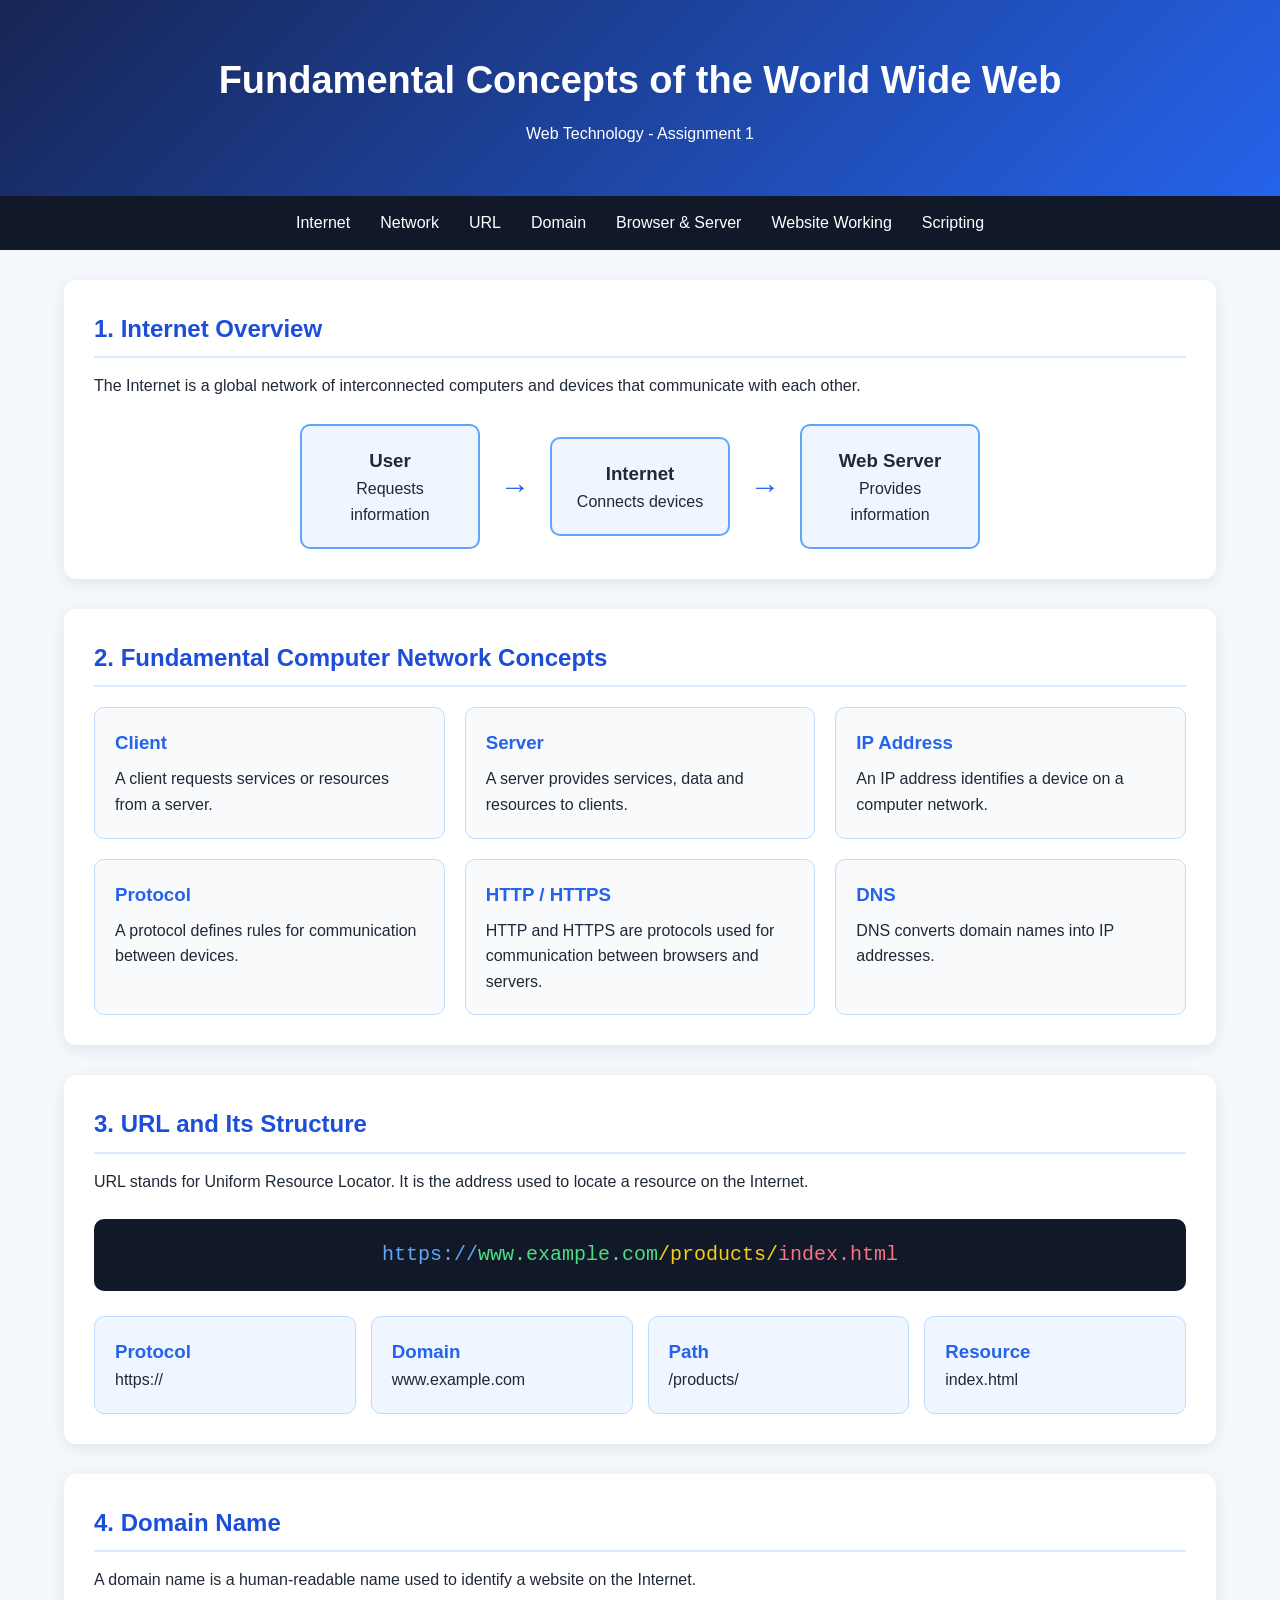
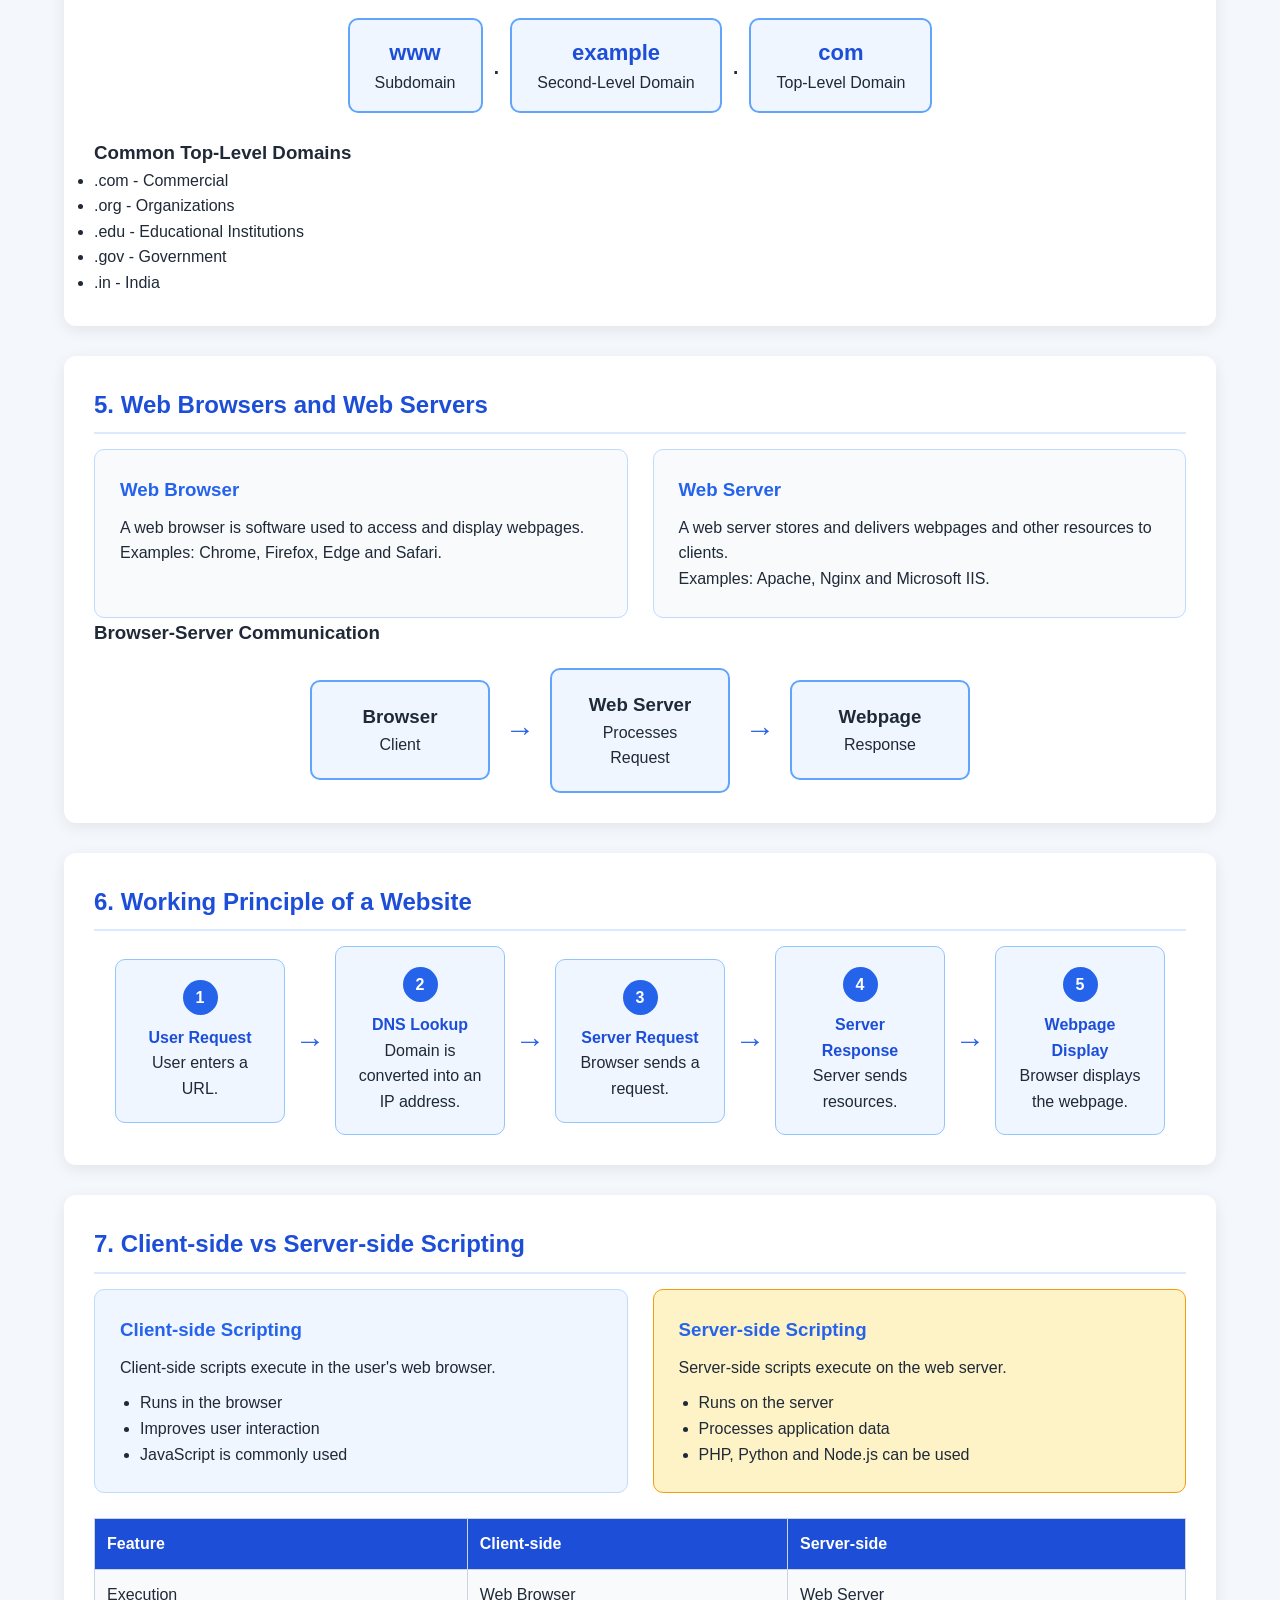
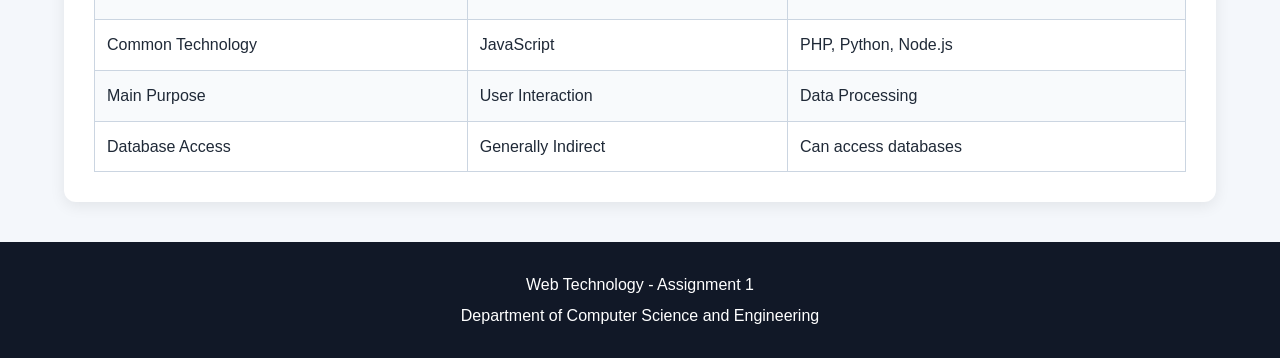
<file: Q1/index.html>
<!DOCTYPE html>
<html lang="en">

<head>
    <meta charset="UTF-8">
    <meta name="viewport" content="width=device-width, initial-scale=1.0">
    <title>World Wide Web Concepts</title>

    <!-- Linking external CSS file -->
    <link rel="stylesheet" href="style.css">
</head>

<body>

    <!-- Header section -->
    <header>
        <h1>Fundamental Concepts of the World Wide Web</h1>
        <p>Web Technology - Assignment 1</p>
    </header>

    <!-- Navigation menu -->
    <nav>
        <a href="#internet">Internet</a>
        <a href="#network">Network</a>
        <a href="#url">URL</a>
        <a href="#domain">Domain</a>
        <a href="#browser">Browser & Server</a>
        <a href="#working">Website Working</a>
        <a href="#scripting">Scripting</a>
    </nav>

    <main>

        <!-- Internet Overview -->
        <section id="internet">
            <h2>1. Internet Overview</h2>

            <p>
                The Internet is a global network of interconnected
                computers and devices that communicate with each other.
            </p>

            <div class="diagram">
                <div class="box">
                    <h3>User</h3>
                    <p>Requests information</p>
                </div>

                <div class="arrow">→</div>

                <div class="box">
                    <h3>Internet</h3>
                    <p>Connects devices</p>
                </div>

                <div class="arrow">→</div>

                <div class="box">
                    <h3>Web Server</h3>
                    <p>Provides information</p>
                </div>
            </div>
        </section>

        <!-- Computer Network Concepts -->
        <section id="network">
            <h2>2. Fundamental Computer Network Concepts</h2>

            <div class="cards">

                <div class="card">
                    <h3>Client</h3>
                    <p>
                        A client requests services or resources
                        from a server.
                    </p>
                </div>

                <div class="card">
                    <h3>Server</h3>
                    <p>
                        A server provides services, data and
                        resources to clients.
                    </p>
                </div>

                <div class="card">
                    <h3>IP Address</h3>
                    <p>
                        An IP address identifies a device on
                        a computer network.
                    </p>
                </div>

                <div class="card">
                    <h3>Protocol</h3>
                    <p>
                        A protocol defines rules for communication
                        between devices.
                    </p>
                </div>

                <div class="card">
                    <h3>HTTP / HTTPS</h3>
                    <p>
                        HTTP and HTTPS are protocols used for
                        communication between browsers and servers.
                    </p>
                </div>

                <div class="card">
                    <h3>DNS</h3>
                    <p>
                        DNS converts domain names into IP addresses.
                    </p>
                </div>

            </div>
        </section>

        <!-- URL Structure -->
        <section id="url">
            <h2>3. URL and Its Structure</h2>

            <p>
                URL stands for Uniform Resource Locator. It is the
                address used to locate a resource on the Internet.
            </p>

            <div class="url">
                <span class="protocol">https://</span><span class="domain-name">www.example.com</span><span class="path">/products/</span><span class="file">index.html</span>
            </div>

            <div class="url-parts">

                <div>
                    <h3>Protocol</h3>
                    <p>https://</p>
                </div>

                <div>
                    <h3>Domain</h3>
                    <p>www.example.com</p>
                </div>

                <div>
                    <h3>Path</h3>
                    <p>/products/</p>
                </div>

                <div>
                    <h3>Resource</h3>
                    <p>index.html</p>
                </div>

            </div>
        </section>

        <!-- Domain Name -->
        <section id="domain">
            <h2>4. Domain Name</h2>

            <p>
                A domain name is a human-readable name used to
                identify a website on the Internet.
            </p>

            <div class="domain">
                <div>
                    <strong>www</strong>
                    <p>Subdomain</p>
                </div>

                <span>.</span>

                <div>
                    <strong>example</strong>
                    <p>Second-Level Domain</p>
                </div>

                <span>.</span>

                <div>
                    <strong>com</strong>
                    <p>Top-Level Domain</p>
                </div>
            </div>

            <h3>Common Top-Level Domains</h3>

            <ul>
                <li>.com - Commercial</li>
                <li>.org - Organizations</li>
                <li>.edu - Educational Institutions</li>
                <li>.gov - Government</li>
                <li>.in - India</li>
            </ul>
        </section>

        <!-- Web Browser and Web Server -->
        <section id="browser">
            <h2>5. Web Browsers and Web Servers</h2>

            <div class="two-column">

                <div class="info">
                    <h3>Web Browser</h3>

                    <p>
                        A web browser is software used to access
                        and display webpages.
                    </p>

                    <p>
                        Examples: Chrome, Firefox, Edge and Safari.
                    </p>
                </div>

                <div class="info">
                    <h3>Web Server</h3>

                    <p>
                        A web server stores and delivers webpages
                        and other resources to clients.
                    </p>

                    <p>
                        Examples: Apache, Nginx and Microsoft IIS.
                    </p>
                </div>

            </div>

            <h3>Browser-Server Communication</h3>

            <div class="communication">

                <div class="box">
                    <h3>Browser</h3>
                    <p>Client</p>
                </div>

                <div class="arrow">→</div>

                <div class="box">
                    <h3>Web Server</h3>
                    <p>Processes Request</p>
                </div>

                <div class="arrow">→</div>

                <div class="box">
                    <h3>Webpage</h3>
                    <p>Response</p>
                </div>

            </div>
        </section>

        <!-- Working Principle -->
        <section id="working">
            <h2>6. Working Principle of a Website</h2>

            <div class="workflow">

                <div class="step">
                    <strong>1</strong>
                    <h3>User Request</h3>
                    <p>User enters a URL.</p>
                </div>

                <div class="arrow">→</div>

                <div class="step">
                    <strong>2</strong>
                    <h3>DNS Lookup</h3>
                    <p>Domain is converted into an IP address.</p>
                </div>

                <div class="arrow">→</div>

                <div class="step">
                    <strong>3</strong>
                    <h3>Server Request</h3>
                    <p>Browser sends a request.</p>
                </div>

                <div class="arrow">→</div>

                <div class="step">
                    <strong>4</strong>
                    <h3>Server Response</h3>
                    <p>Server sends resources.</p>
                </div>

                <div class="arrow">→</div>

                <div class="step">
                    <strong>5</strong>
                    <h3>Webpage Display</h3>
                    <p>Browser displays the webpage.</p>
                </div>

            </div>
        </section>

        <!-- Client-side and Server-side Scripting -->
        <section id="scripting">
            <h2>7. Client-side vs Server-side Scripting</h2>

            <div class="two-column">

                <div class="script client">
                    <h3>Client-side Scripting</h3>

                    <p>
                        Client-side scripts execute in the user's
                        web browser.
                    </p>

                    <ul>
                        <li>Runs in the browser</li>
                        <li>Improves user interaction</li>
                        <li>JavaScript is commonly used</li>
                    </ul>
                </div>

                <div class="script server">
                    <h3>Server-side Scripting</h3>

                    <p>
                        Server-side scripts execute on the
                        web server.
                    </p>

                    <ul>
                        <li>Runs on the server</li>
                        <li>Processes application data</li>
                        <li>PHP, Python and Node.js can be used</li>
                    </ul>
                </div>

            </div>

            <!-- Comparison table -->
            <table>

                <tr>
                    <th>Feature</th>
                    <th>Client-side</th>
                    <th>Server-side</th>
                </tr>

                <tr>
                    <td>Execution</td>
                    <td>Web Browser</td>
                    <td>Web Server</td>
                </tr>

                <tr>
                    <td>Common Technology</td>
                    <td>JavaScript</td>
                    <td>PHP, Python, Node.js</td>
                </tr>

                <tr>
                    <td>Main Purpose</td>
                    <td>User Interaction</td>
                    <td>Data Processing</td>
                </tr>

                <tr>
                    <td>Database Access</td>
                    <td>Generally Indirect</td>
                    <td>Can access databases</td>
                </tr>

            </table>

        </section>

    </main>

    <!-- Footer -->
    <footer>
        <p>Web Technology - Assignment 1</p>
        <p>Department of Computer Science and Engineering</p>
    </footer>

</body>

</html>
</file>
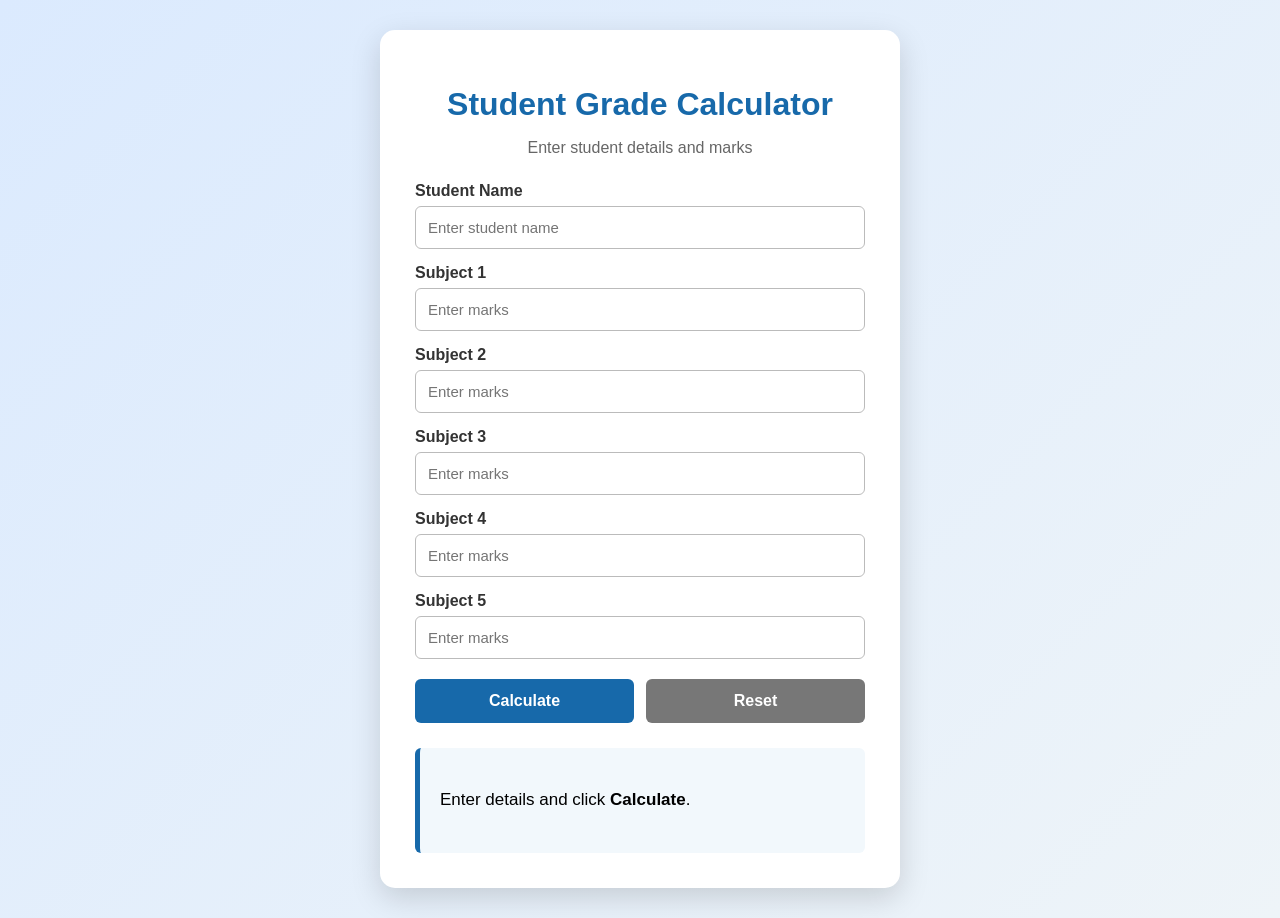
<file: Q4/index.html>
<!DOCTYPE html>
<html lang="en">

<head>

    <!-- ================= PAGE INFORMATION ================= -->

    <meta charset="UTF-8">

    <meta name="viewport"
          content="width=device-width, initial-scale=1.0">

    <title>Student Grade Calculator</title>

    <!-- Connect External CSS -->
    <link rel="stylesheet" href="style.css">

</head>

<body>

    <!-- ================= MAIN CONTAINER ================= -->

    <div class="container">

        <!-- Page Heading -->
        <h1>Student Grade Calculator</h1>

        <p class="subtitle">
            Enter student details and marks
        </p>


        <!-- ================= STUDENT NAME ================= -->

        <div class="input-group">

            <label for="studentName">
                Student Name
            </label>

            <input
                type="text"
                id="studentName"
                placeholder="Enter student name">

        </div>


        <!-- ================= SUBJECT 1 ================= -->

        <div class="input-group">

            <label for="m1">
                Subject 1
            </label>

            <input
                type="number"
                id="m1"
                min="0"
                max="100"
                placeholder="Enter marks">

        </div>


        <!-- ================= SUBJECT 2 ================= -->

        <div class="input-group">

            <label for="m2">
                Subject 2
            </label>

            <input
                type="number"
                id="m2"
                min="0"
                max="100"
                placeholder="Enter marks">

        </div>


        <!-- ================= SUBJECT 3 ================= -->

        <div class="input-group">

            <label for="m3">
                Subject 3
            </label>

            <input
                type="number"
                id="m3"
                min="0"
                max="100"
                placeholder="Enter marks">

        </div>


        <!-- ================= SUBJECT 4 ================= -->

        <div class="input-group">

            <label for="m4">
                Subject 4
            </label>

            <input
                type="number"
                id="m4"
                min="0"
                max="100"
                placeholder="Enter marks">

        </div>


        <!-- ================= SUBJECT 5 ================= -->

        <div class="input-group">

            <label for="m5">
                Subject 5
            </label>

            <input
                type="number"
                id="m5"
                min="0"
                max="100"
                placeholder="Enter marks">

        </div>


        <!-- ================= BUTTONS ================= -->

        <div class="buttons">

            <!-- Calculate Button -->
            <button
                class="calculate-btn"
                onclick="calculate()">

                Calculate

            </button>


            <!-- Reset Button -->
            <button
                class="reset-btn"
                onclick="resetForm()">

                Reset

            </button>

        </div>


        <!-- ================= RESULT SECTION ================= -->

        <div id="result">

            <p>
                Enter details and click
                <strong>Calculate</strong>.
            </p>

        </div>

    </div>


    <!-- Connect External JavaScript -->
    <script src="script.js"></script>

</body>

</html>
</file>
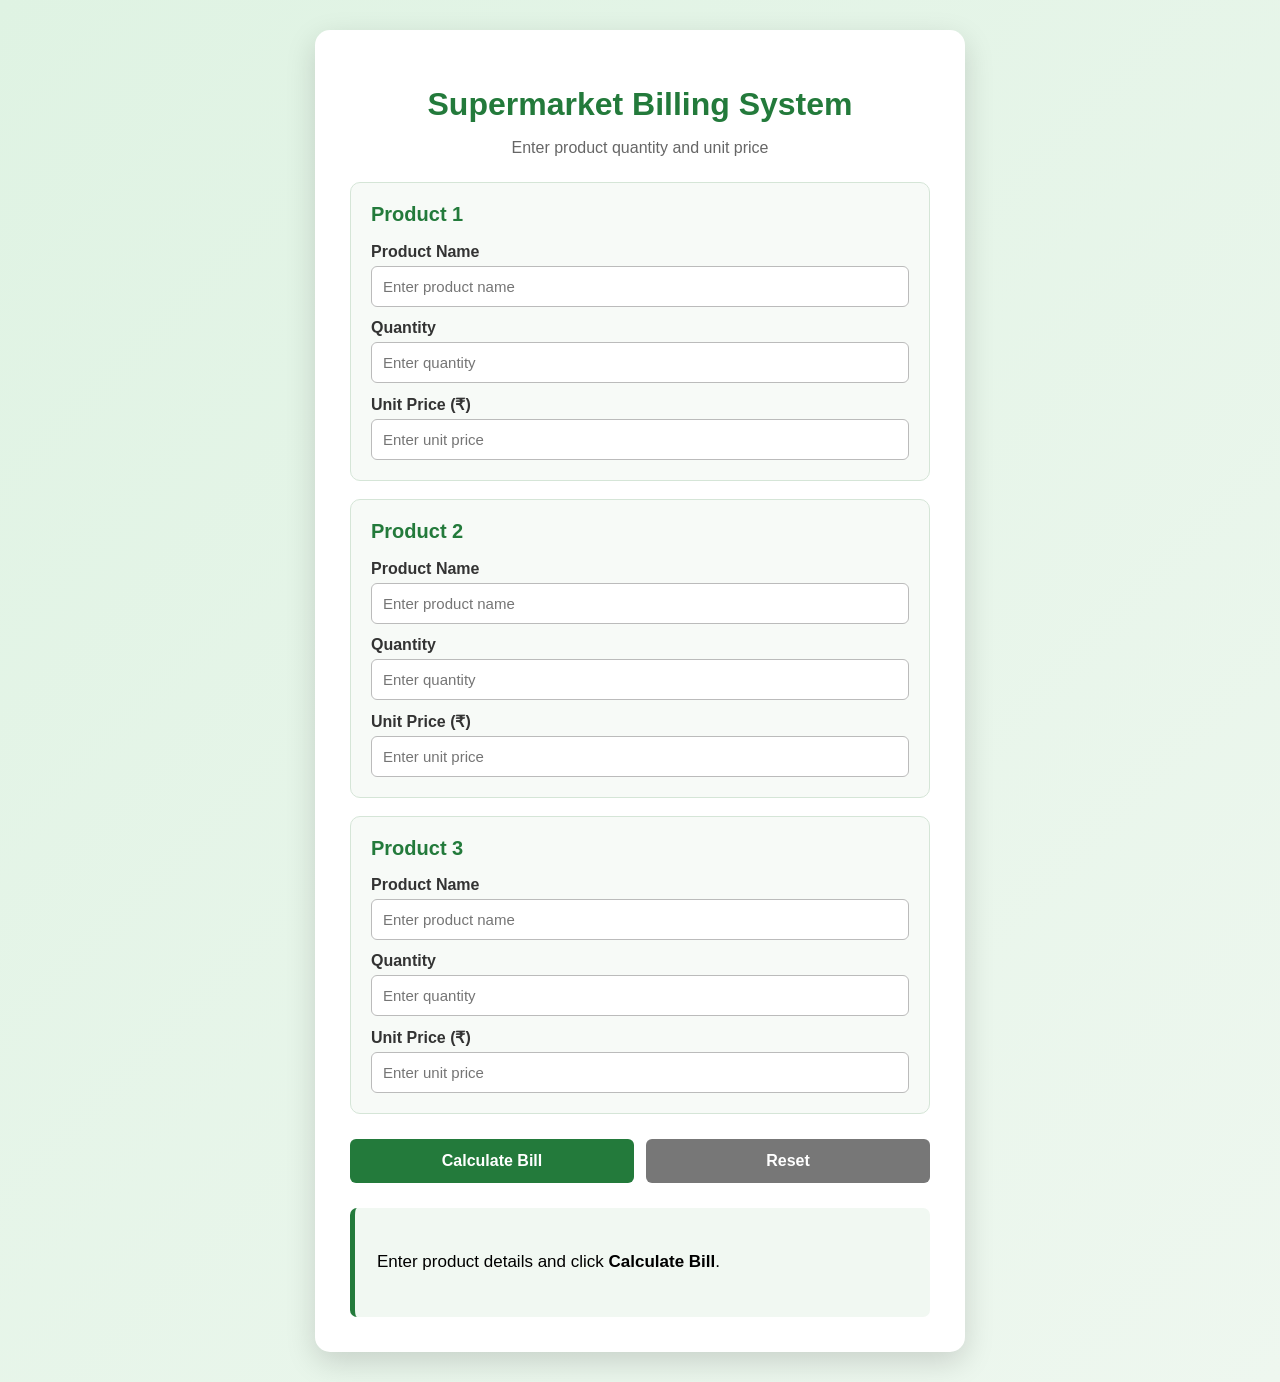
<file: Q5/index.html>
<!DOCTYPE html>
<html lang="en">

<head>

    <!-- =================================================
         PAGE INFORMATION
         ================================================= -->

    <meta charset="UTF-8">

    <meta name="viewport"
          content="width=device-width, initial-scale=1.0">

    <title>Supermarket Billing System</title>

    <!-- CONNECT CSS FILE -->
    <link rel="stylesheet" href="style.css">

</head>


<body>

    <!-- =================================================
         MAIN CONTAINER
         ================================================= -->

    <div class="container">

        <!-- PAGE HEADING -->

        <h1>Supermarket Billing System</h1>

        <p class="subtitle">
            Enter product quantity and unit price
        </p>


        <!-- =================================================
             PRODUCT 1
             ================================================= -->

        <div class="product">

            <h2>Product 1</h2>

            <!-- Product Name -->

            <label for="product1">
                Product Name
            </label>

            <input
                type="text"
                id="product1"
                placeholder="Enter product name">


            <!-- Quantity -->

            <label for="quantity1">
                Quantity
            </label>

            <input
                type="number"
                id="quantity1"
                min="1"
                placeholder="Enter quantity">


            <!-- Unit Price -->

            <label for="price1">
                Unit Price (₹)
            </label>

            <input
                type="number"
                id="price1"
                min="0"
                placeholder="Enter unit price">

        </div>


        <!-- =================================================
             PRODUCT 2
             ================================================= -->

        <div class="product">

            <h2>Product 2</h2>

            <label for="product2">
                Product Name
            </label>

            <input
                type="text"
                id="product2"
                placeholder="Enter product name">


            <label for="quantity2">
                Quantity
            </label>

            <input
                type="number"
                id="quantity2"
                min="1"
                placeholder="Enter quantity">


            <label for="price2">
                Unit Price (₹)
            </label>

            <input
                type="number"
                id="price2"
                min="0"
                placeholder="Enter unit price">

        </div>


        <!-- =================================================
             PRODUCT 3
             ================================================= -->

        <div class="product">

            <h2>Product 3</h2>

            <label for="product3">
                Product Name
            </label>

            <input
                type="text"
                id="product3"
                placeholder="Enter product name">


            <label for="quantity3">
                Quantity
            </label>

            <input
                type="number"
                id="quantity3"
                min="1"
                placeholder="Enter quantity">


            <label for="price3">
                Unit Price (₹)
            </label>

            <input
                type="number"
                id="price3"
                min="0"
                placeholder="Enter unit price">

        </div>


        <!-- =================================================
             BUTTONS
             ================================================= -->

        <div class="buttons">

            <!-- CALCULATE BUTTON -->

            <button
                class="calculate-btn"
                onclick="calculateBill()">

                Calculate Bill

            </button>


            <!-- RESET BUTTON -->

            <button
                class="reset-btn"
                onclick="resetBill()">

                Reset

            </button>

        </div>


        <!-- =================================================
             BILL RESULT
             ================================================= -->

        <div id="result">

            <p>
                Enter product details and click
                <strong>Calculate Bill</strong>.
            </p>

        </div>

    </div>


    <!-- CONNECT JAVASCRIPT FILE -->

    <script src="script.js"></script>

</body>

</html>
</file>
<file: Q1/style.css>
* {
    margin: 0;
    padding: 0;
    box-sizing: border-box;
}

body {
    font-family: Arial, sans-serif;
    background: #f4f7fb;
    color: #1f2937;
    line-height: 1.6;
}

header {
    background: linear-gradient(135deg, #172554, #2563eb);
    color: white;
    text-align: center;
    padding: 50px 20px;
}

header h1 {
    font-size: 38px;
    margin-bottom: 10px;
}

nav {
    background: #111827;
    display: flex;
    justify-content: center;
    flex-wrap: wrap;
    position: sticky;
    top: 0;
}

nav a {
    color: white;
    text-decoration: none;
    padding: 14px 15px;
}

nav a:hover {
    background: #2563eb;
}

main {
    width: 90%;
    max-width: 1200px;
    margin: auto;
}

section {
    background: white;
    margin: 30px 0;
    padding: 30px;
    border-radius: 12px;
    box-shadow: 0 4px 15px rgba(0, 0, 0, 0.08);
}

section h2 {
    color: #1d4ed8;
    margin-bottom: 15px;
    border-bottom: 2px solid #dbeafe;
    padding-bottom: 8px;
}

.diagram {
    display: flex;
    justify-content: center;
    align-items: center;
    gap: 20px;
    margin-top: 25px;
    flex-wrap: wrap;
}

.box {
    background: #eff6ff;
    border: 2px solid #60a5fa;
    padding: 20px;
    width: 180px;
    text-align: center;
    border-radius: 10px;
}

.box:hover {
    transform: translateY(-5px);
}

.arrow {
    font-size: 30px;
    font-weight: bold;
    color: #2563eb;
}

.cards {
    display: grid;
    grid-template-columns: repeat(3, 1fr);
    gap: 20px;
    margin-top: 20px;
}

.card {
    background: #f8fafc;
    border: 1px solid #bfdbfe;
    padding: 20px;
    border-radius: 10px;
}

.card h3 {
    color: #2563eb;
    margin-bottom: 8px;
}

.card:hover {
    transform: translateY(-5px);
    box-shadow: 0 8px 20px rgba(0, 0, 0, 0.1);
}

.url {
    background: #111827;
    color: white;
    padding: 20px;
    margin: 25px 0;
    text-align: center;
    border-radius: 10px;
    font-family: monospace;
    font-size: 20px;
    overflow-x: auto;
}

.protocol {
    color: #60a5fa;
}

.domain-name {
    color: #4ade80;
}

.path {
    color: #facc15;
}

.file {
    color: #fb7185;
}

.url-parts {
    display: grid;
    grid-template-columns: repeat(4, 1fr);
    gap: 15px;
}

.url-parts div {
    background: #eff6ff;
    padding: 20px;
    border-radius: 10px;
    border: 1px solid #bfdbfe;
}

.url-parts h3 {
    color: #2563eb;
}

.domain {
    display: flex;
    justify-content: center;
    align-items: center;
    gap: 10px;
    margin: 25px 0;
}

.domain div {
    background: #eff6ff;
    border: 2px solid #60a5fa;
    padding: 15px 25px;
    text-align: center;
    border-radius: 10px;
}

.domain strong {
    font-size: 22px;
    color: #1d4ed8;
}

.domain > span {
    font-size: 28px;
}

.two-column {
    display: grid;
    grid-template-columns: 1fr 1fr;
    gap: 25px;
}

.info,
.script {
    padding: 25px;
    border-radius: 10px;
    background: #f8fafc;
    border: 1px solid #bfdbfe;
}

.info h3,
.script h3 {
    color: #2563eb;
    margin-bottom: 10px;
}

.info ul,
.script ul {
    margin-left: 20px;
    margin-top: 10px;
}

.communication {
    display: flex;
    justify-content: center;
    align-items: center;
    gap: 15px;
    flex-wrap: wrap;
    margin-top: 20px;
}

.workflow {
    display: flex;
    justify-content: center;
    align-items: center;
    gap: 10px;
    flex-wrap: wrap;
}

.step {
    width: 170px;
    padding: 20px;
    text-align: center;
    background: #eff6ff;
    border: 1px solid #93c5fd;
    border-radius: 10px;
}

.step strong {
    display: block;
    background: #2563eb;
    color: white;
    width: 35px;
    height: 35px;
    line-height: 35px;
    margin: auto auto 10px;
    border-radius: 50%;
}

.step h3 {
    color: #1d4ed8;
    font-size: 16px;
}

.client {
    background: #eff6ff;
}

.server {
    background: #fef3c7;
    border-color: #f59e0b;
}

table {
    width: 100%;
    border-collapse: collapse;
    margin-top: 25px;
}

th,
td {
    border: 1px solid #cbd5e1;
    padding: 12px;
    text-align: left;
}

th {
    background: #1d4ed8;
    color: white;
}

tr:nth-child(even) {
    background: #f8fafc;
}

footer {
    background: #111827;
    color: white;
    text-align: center;
    padding: 25px;
    margin-top: 40px;
}

footer p {
    margin: 5px;
}

@media (max-width: 900px) {

    .cards {
        grid-template-columns: repeat(2, 1fr);
    }

    .url-parts {
        grid-template-columns: repeat(2, 1fr);
    }
}

@media (max-width: 650px) {

    header h1 {
        font-size: 28px;
    }

    .cards,
    .url-parts,
    .two-column {
        grid-template-columns: 1fr;
    }

    .workflow {
        flex-direction: column;
    }

    .workflow .arrow {
        transform: rotate(90deg);
    }

    .domain {
        flex-direction: column;
    }

    nav a {
        font-size: 12px;
        padding: 10px;
    }
}
</file>
<file: Q4/style.css>
/* =====================================================
   GENERAL STYLING
   ===================================================== */

* {
    box-sizing: border-box;
}

body {

    margin: 0;

    min-height: 100vh;

    font-family: Arial, sans-serif;

    background:
        linear-gradient(
            135deg,
            #dbeafe,
            #eef4f8
        );

    display: flex;

    justify-content: center;

    align-items: center;

    padding: 30px;

}


/* =====================================================
   MAIN CONTAINER
   ===================================================== */

.container {

    width: 100%;

    max-width: 520px;

    background: white;

    padding: 35px;

    border-radius: 15px;

    box-shadow:
        0 10px 30px
        rgba(0, 0, 0, 0.15);

}


/* =====================================================
   HEADING
   ===================================================== */

h1 {

    text-align: center;

    color: #1769aa;

    margin-bottom: 8px;

}

.subtitle {

    text-align: center;

    color: #666;

    margin-bottom: 25px;

}


/* =====================================================
   INPUT SECTION
   ===================================================== */

.input-group {

    margin-bottom: 15px;

}


label {

    display: block;

    margin-bottom: 6px;

    font-weight: bold;

    color: #333;

}


input {

    width: 100%;

    padding: 12px;

    border: 1px solid #bbb;

    border-radius: 6px;

    font-size: 15px;

}


input:focus {

    outline: none;

    border-color: #1769aa;

    box-shadow:
        0 0 5px
        rgba(23, 105, 170, 0.3);

}


/* =====================================================
   BUTTON SECTION
   ===================================================== */

.buttons {

    display: flex;

    gap: 12px;

    margin-top: 20px;

}


/* Common button styling */

button {

    flex: 1;

    padding: 13px;

    border: none;

    border-radius: 6px;

    color: white;

    font-size: 16px;

    font-weight: bold;

    cursor: pointer;

    transition: 0.3s;

}


/* =====================================================
   CALCULATE BUTTON
   ===================================================== */

.calculate-btn {

    background: #1769aa;

}


.calculate-btn:hover {

    background: #0d4f82;

    transform: translateY(-2px);

}


/* =====================================================
   RESET BUTTON
   ===================================================== */

.reset-btn {

    background: #777;

}


.reset-btn:hover {

    background: #555;

    transform: translateY(-2px);

}


/* =====================================================
   RESULT SECTION
   ===================================================== */

#result {

    margin-top: 25px;

    padding: 20px;

    background: #f2f8fc;

    border-left: 5px solid #1769aa;

    border-radius: 6px;

    line-height: 1.8;

    font-size: 17px;

}


/* =====================================================
   RESULT HEADING
   ===================================================== */

#result h3 {

    margin-top: 0;

    color: #1769aa;

}


/* =====================================================
   PASS STATUS
   ===================================================== */

.pass {

    color: green;

    font-weight: bold;

}


/* =====================================================
   FAIL STATUS
   ===================================================== */

.fail {

    color: red;

    font-weight: bold;

}


/* =====================================================
   RESPONSIVE DESIGN
   ===================================================== */

@media (max-width: 600px) {

    body {

        padding: 15px;

    }

    .container {

        padding: 25px;

    }

    .buttons {

        flex-direction: column;

    }

    h1 {

        font-size: 25px;

    }

}
</file>
<file: Q5/style.css>
/* =====================================================
   GENERAL STYLING
   ===================================================== */

* {
    box-sizing: border-box;
}

body {

    margin: 0;

    min-height: 100vh;

    font-family: Arial, sans-serif;

    background:
        linear-gradient(
            135deg,
            #dff3e3,
            #eef7ef
        );

    display: flex;

    justify-content: center;

    align-items: center;

    padding: 30px;

}


/* =====================================================
   MAIN CONTAINER
   ===================================================== */

.container {

    width: 100%;

    max-width: 650px;

    background: white;

    padding: 35px;

    border-radius: 15px;

    box-shadow:
        0 10px 30px
        rgba(0, 0, 0, 0.15);

}


/* =====================================================
   PAGE HEADING
   ===================================================== */

h1 {

    text-align: center;

    color: #237a3b;

    margin-bottom: 8px;

}

.subtitle {

    text-align: center;

    color: #666;

    margin-bottom: 25px;

}


/* =====================================================
   PRODUCT BOX
   ===================================================== */

.product {

    background: #f7faf7;

    padding: 20px;

    margin-bottom: 18px;

    border: 1px solid #d5e5d7;

    border-radius: 10px;

}


.product h2 {

    margin-top: 0;

    color: #237a3b;

    font-size: 20px;

}


/* =====================================================
   LABELS
   ===================================================== */

label {

    display: block;

    margin-top: 12px;

    margin-bottom: 5px;

    font-weight: bold;

    color: #333;

}


/* =====================================================
   INPUT FIELDS
   ===================================================== */

input {

    width: 100%;

    padding: 11px;

    border: 1px solid #bbb;

    border-radius: 6px;

    font-size: 15px;

}


input:focus {

    outline: none;

    border-color: #237a3b;

    box-shadow:
        0 0 5px
        rgba(35, 122, 59, 0.25);

}


/* =====================================================
   BUTTON SECTION
   ===================================================== */

.buttons {

    display: flex;

    gap: 12px;

    margin-top: 25px;

}


button {

    flex: 1;

    padding: 13px;

    border: none;

    border-radius: 6px;

    color: white;

    font-size: 16px;

    font-weight: bold;

    cursor: pointer;

    transition: 0.3s;

}


/* =====================================================
   CALCULATE BUTTON
   ===================================================== */

.calculate-btn {

    background: #237a3b;

}


.calculate-btn:hover {

    background: #185b2b;

    transform: translateY(-2px);

}


/* =====================================================
   RESET BUTTON
   ===================================================== */

.reset-btn {

    background: #777;

}


.reset-btn:hover {

    background: #555;

    transform: translateY(-2px);

}


/* =====================================================
   RESULT SECTION
   ===================================================== */

#result {

    margin-top: 25px;

    padding: 22px;

    background: #f1f8f2;

    border-left: 5px solid #237a3b;

    border-radius: 7px;

    line-height: 1.8;

    font-size: 17px;

}


#result h2 {

    color: #237a3b;

    margin-top: 0;

}


.discount {

    color: #d17b00;

    font-weight: bold;

}


.final {

    color: #237a3b;

    font-size: 20px;

    font-weight: bold;

}


/* =====================================================
   RESPONSIVE DESIGN
   ===================================================== */

@media (max-width: 600px) {

    body {

        padding: 15px;

    }

    .container {

        padding: 22px;

    }

    .buttons {

        flex-direction: column;

    }

    h1 {

        font-size: 25px;

    }

}
</file>
